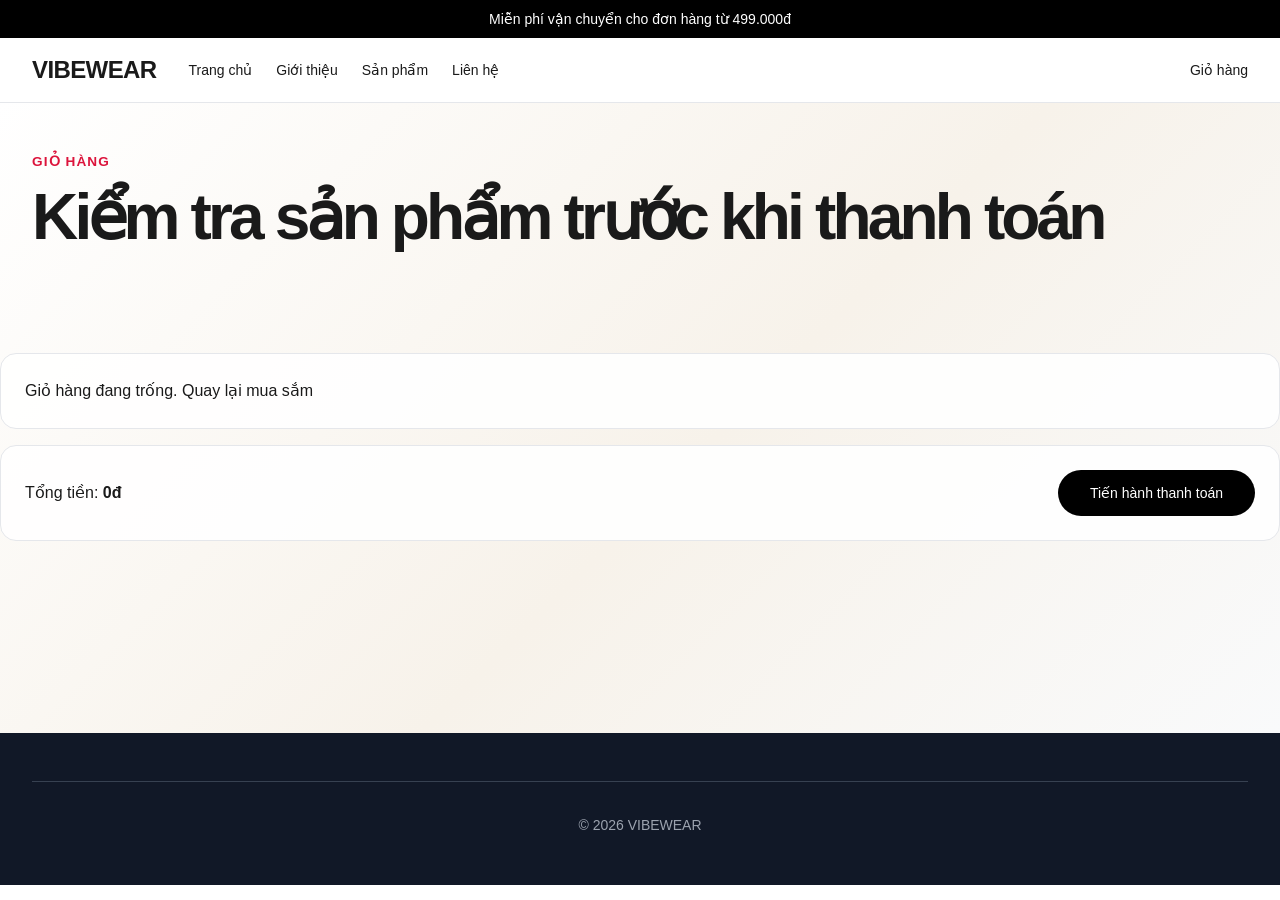
<file: gio-hang.html>
<!doctype html>
<html lang="vi">
  <head>
    <meta charset="UTF-8" />
    <meta name="viewport" content="width=device-width, initial-scale=1.0" />
    <title>Giỏ hàng của bạn - VIBEWEAR</title>
    <link rel="stylesheet" href="css/co-ban.css" />
    <link rel="stylesheet" href="css/thanh-phan.css" />
    <link rel="stylesheet" href="css/trang-phu.css" />
  </head>
  <body>
    <div class="announcement-bar">
      Miễn phí vận chuyển cho đơn hàng từ 499.000đ
    </div>
    <header class="header">
      <div class="container">
        <div class="header-content">
          <div class="header-left">
            <a href="trang-chu.html" class="logo">VIBEWEAR</a>
            <nav class="nav-desktop detail-nav">
              <a href="trang-chu.html" class="nav-link">Trang chủ</a>
              <a href="gioi-thieu.html" class="nav-link">Giới thiệu</a>
              <a href="trang-chu.html#products" class="nav-link">Sản phẩm</a>
              <a href="lien-he.html" class="nav-link">Liên hệ</a>
            </nav>
          </div>
          <div class="header-right">
            <a href="gio-hang.html" class="nav-link">Giỏ hàng</a>
          </div>
        </div>
      </div>
    </header>
    <main class="store-page">
      <section class="store-hero compact">
        <div class="container">
          <p class="store-label">Giỏ hàng</p>
          <h1>Kiểm tra sản phẩm trước khi thanh toán</h1>
        </div>
      </section>
      <section class="container store-section">
        <div id="cartPageItems" class="cart-page-list"></div>
        <div class="cart-page-summary">
          <p>Tổng tiền: <strong id="cartPageTotal">0</strong></p>
          <a class="btn store-dark-btn" href="thanh-toan.html"
            >Tiến hành thanh toán</a
          >
        </div>
      </section>
    </main>
    <footer class="footer">
      <div class="container">
        <div class="footer-bottom">
          <p>&copy; 2026 VIBEWEAR</p>
        </div>
      </div>
    </footer>
    <script src="xu-ly-trang-phu.js"></script>
  </body>
</html>
</file>
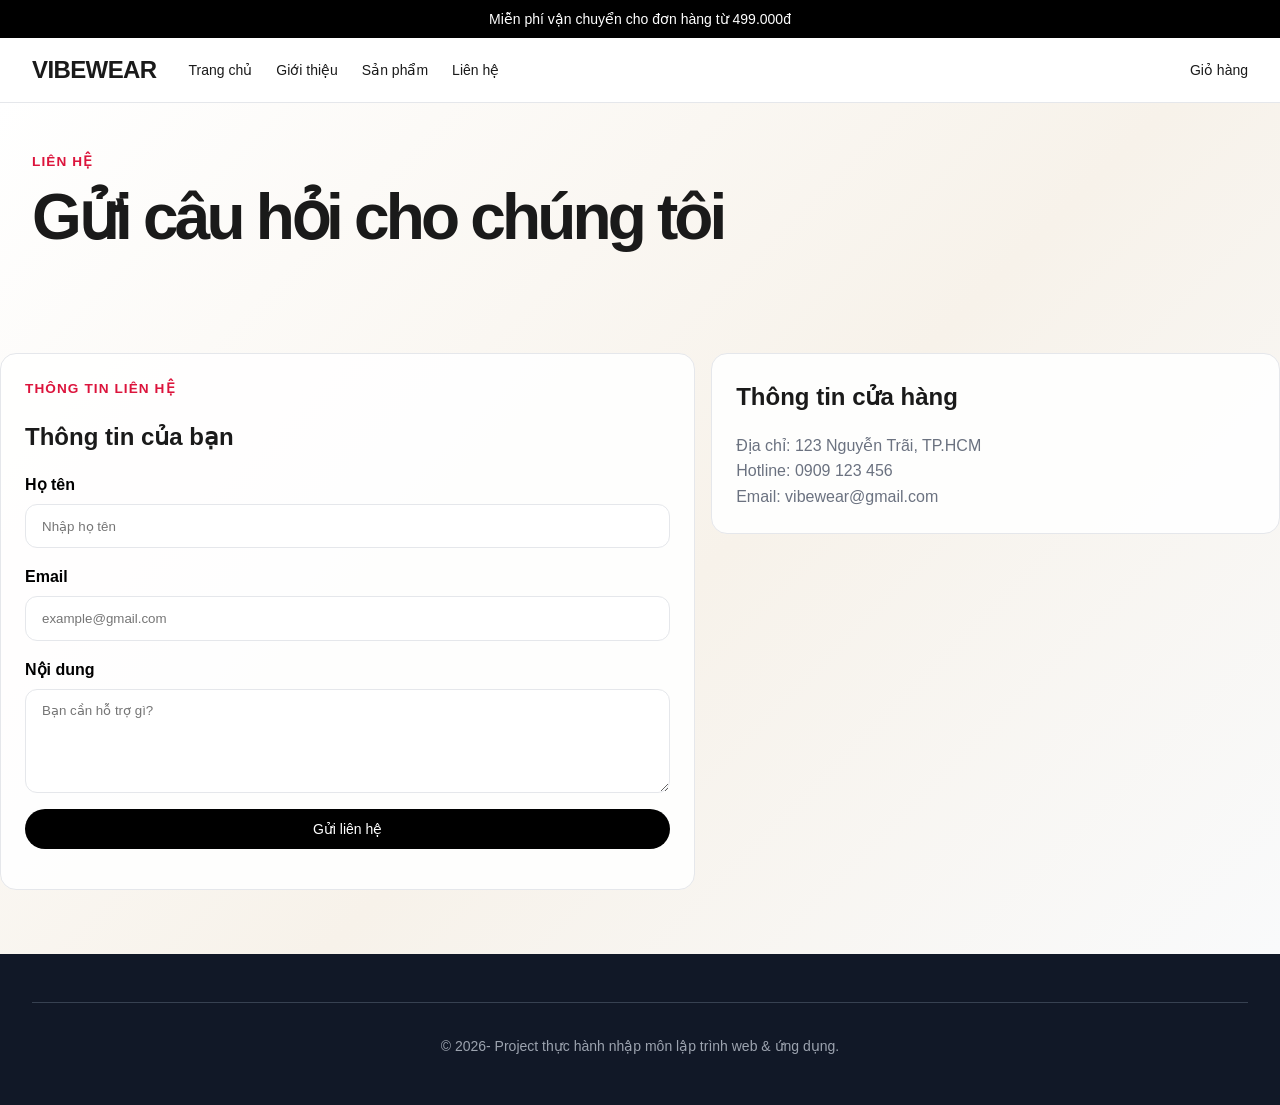
<file: lien-he.html>
<!doctype html>
<html lang="vi">
  <head>
    <meta charset="UTF-8" />
    <meta name="viewport" content="width=device-width, initial-scale=1.0" />
    <title>Liên hệ VIBEWEAR - Hỗ trợ khách hàng</title>
    <link rel="stylesheet" href="css/co-ban.css" />
    <link rel="stylesheet" href="css/thanh-phan.css" />
    <link rel="stylesheet" href="css/trang-phu.css" />
  </head>
  <body>
    <div class="announcement-bar">
      Miễn phí vận chuyển cho đơn hàng từ 499.000đ
    </div>
    <header class="header">
      <div class="container">
        <div class="header-content">
          <div class="header-left">
            <a href="trang-chu.html" class="logo">VIBEWEAR</a>
            <nav class="nav-desktop detail-nav">
              <a href="trang-chu.html" class="nav-link">Trang chủ</a>
              <a href="gioi-thieu.html" class="nav-link">Giới thiệu</a>
              <a href="trang-chu.html#products" class="nav-link">Sản phẩm</a>
              <a href="lien-he.html" class="nav-link">Liên hệ</a>
            </nav>
          </div>
          <div class="header-right">
            <a href="gio-hang.html" class="nav-link">Giỏ hàng</a>
          </div>
        </div>
      </div>
    </header>
    <main class="store-page">
      <section class="store-hero compact">
        <div class="container">
          <p class="store-label">Liên hệ</p>
          <h1>Gửi câu hỏi cho chúng tôi</h1>
        </div>
      </section>

      <section class="container store-section contact-layout">
        <form class="store-form contact-form-card" id="contactForm">
          <div class="form-heading">
            <p class="store-label">Thông tin liên hệ</p>
            <h2>Thông tin của bạn</h2>
          </div>

          <label class="form-field" for="contactName">
            <span>Họ tên</span>
            <input type="text" id="contactName" placeholder="Nhập họ tên" />
          </label>

          <label class="form-field" for="contactEmail">
            <span>Email</span>
            <input
              type="email"
              id="contactEmail"
              placeholder="example@gmail.com"
            />
          </label>

          <label class="form-field" for="contactMessage">
            <span>Nội dung</span>
            <textarea
              id="contactMessage"
              rows="5"
              placeholder="Bạn cần hỗ trợ gì?"
            ></textarea>
          </label>

          <button class="btn store-dark-btn" type="submit">Gửi liên hệ</button>
          <p class="form-message" id="contactMessageResult"></p>
        </form>

        <div class="store-card contact-info-card">
          <h2>Thông tin cửa hàng</h2>
          <p>Địa chỉ: 123 Nguyễn Trãi, TP.HCM</p>
          <p>Hotline: 0909 123 456</p>
          <p>Email: vibewear@gmail.com</p>
        </div>
      </section>
    </main>
    <footer class="footer">
      <div class="container">
        <div class="footer-bottom">
          <p>
            &copy; 2026- Project thực hành nhập môn lập trình web & ứng dụng.
          </p>
        </div>
      </div>
    </footer>
    <script src="xu-ly-trang-phu.js"></script>
  </body>
</html>
</file>
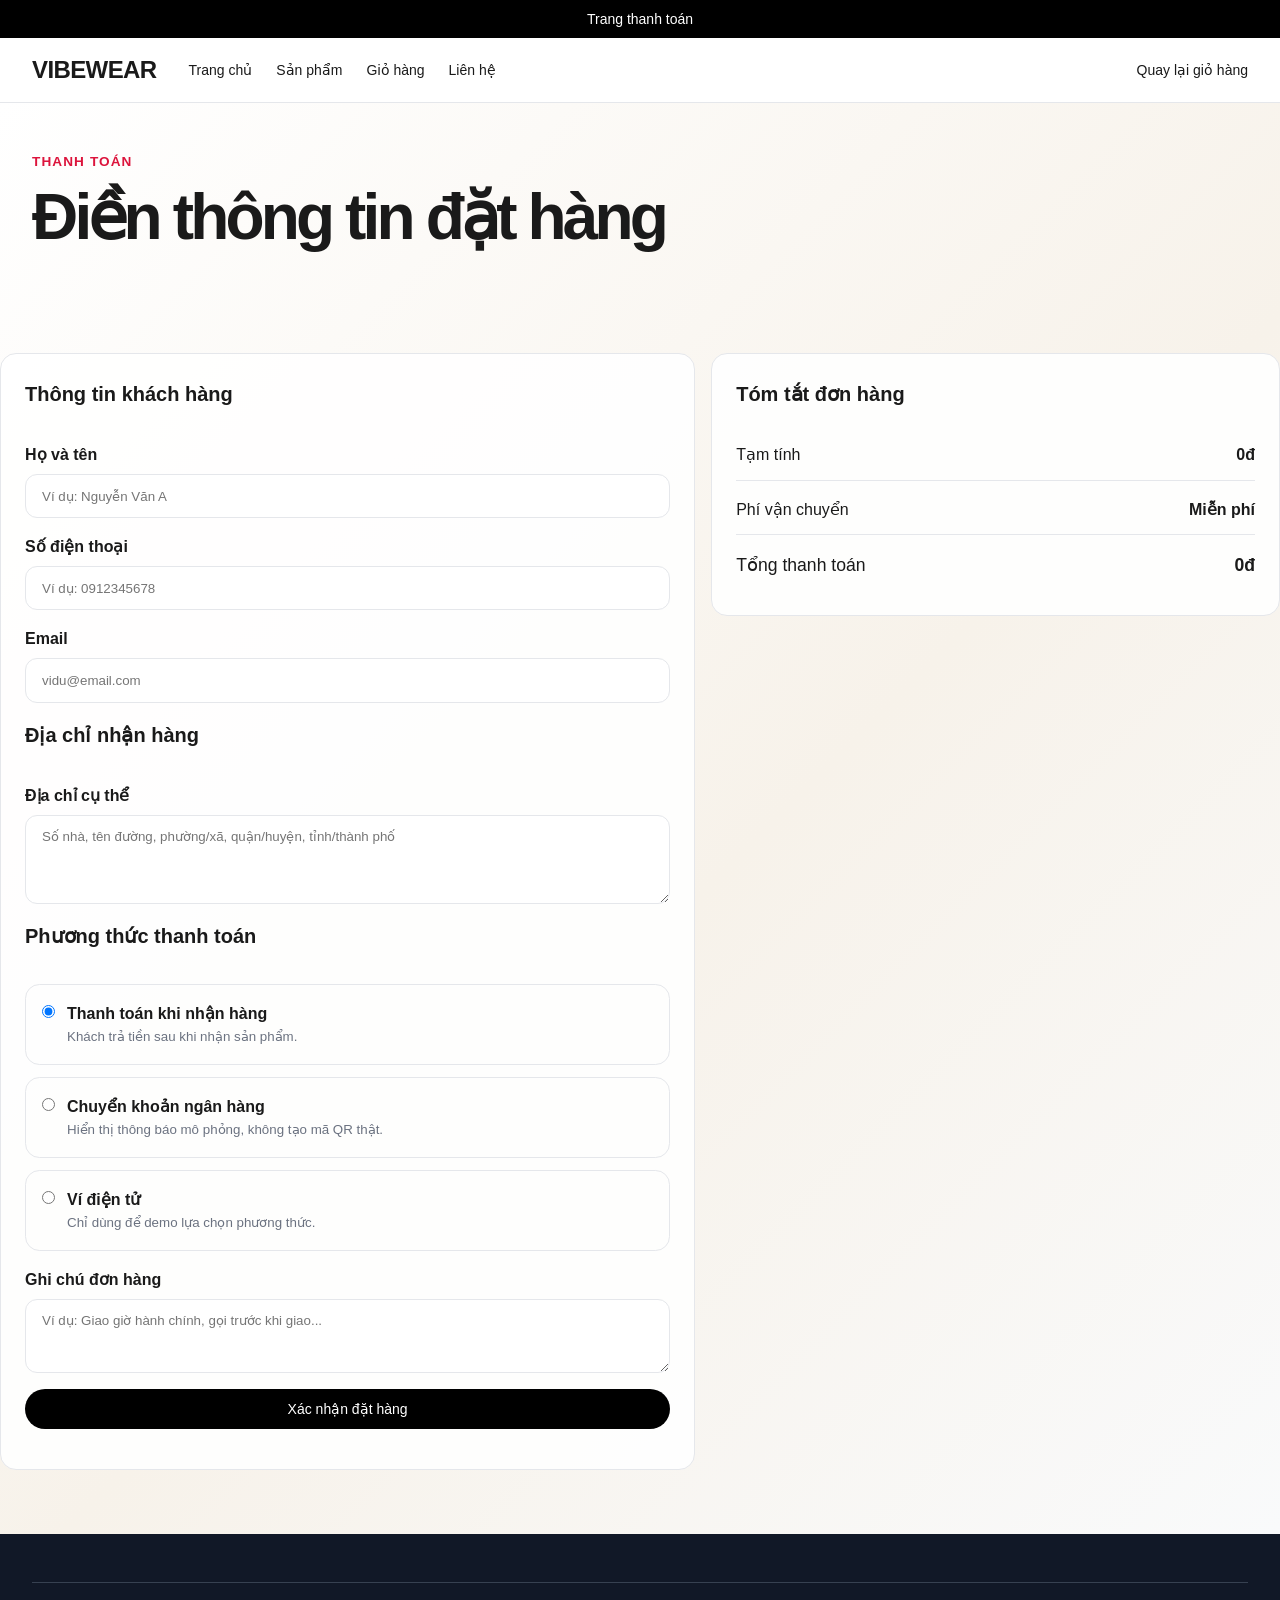
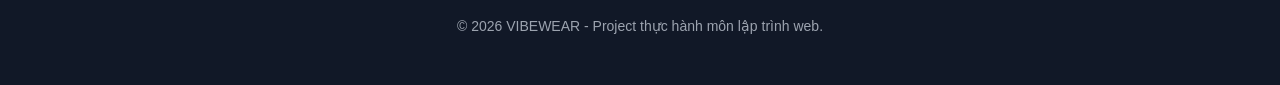
<file: thanh-toan.html>
<!doctype html>
<html lang="vi">
  <head>
    <meta charset="UTF-8" />
    <meta name="viewport" content="width=device-width, initial-scale=1.0" />
    <title>Thanh toán giả - VIBEWEAR</title>
    <link rel="stylesheet" href="css/co-ban.css" />
    <link rel="stylesheet" href="css/thanh-phan.css" />
    <link rel="stylesheet" href="css/trang-phu.css" />
  </head>
  <body>
    <div class="announcement-bar">Trang thanh toán</div>
    <header class="header">
      <div class="container">
        <div class="header-content">
          <div class="header-left">
            <a href="trang-chu.html" class="logo">VIBEWEAR</a>
            <nav class="nav-desktop detail-nav">
              <a href="trang-chu.html" class="nav-link">Trang chủ</a
              ><a href="trang-chu.html#products" class="nav-link">Sản phẩm</a
              ><a href="gio-hang.html" class="nav-link">Giỏ hàng</a
              ><a href="lien-he.html" class="nav-link">Liên hệ</a>
            </nav>
          </div>
          <div class="header-right">
            <a href="gio-hang.html" class="nav-link">Quay lại giỏ hàng</a>
          </div>
        </div>
      </div>
    </header>
    <main class="store-page">
      <section class="store-hero compact">
        <div class="container">
          <p class="store-label">Thanh toán</p>
          <h1>Điền thông tin đặt hàng</h1>
        </div>
      </section>
      <section class="container store-section checkout-layout">
        <form class="store-form checkout-form" id="checkoutForm">
          <div class="form-block">
            <h2>Thông tin khách hàng</h2>
            <label for="checkoutName"
              >Họ và tên<input
                type="text"
                id="checkoutName"
                placeholder="Ví dụ: Nguyễn Văn A" /></label
            ><label for="checkoutPhone"
              >Số điện thoại<input
                type="tel"
                id="checkoutPhone"
                placeholder="Ví dụ: 0912345678" /></label
            ><label for="checkoutEmail"
              >Email<input
                type="email"
                id="checkoutEmail"
                placeholder="vidu@email.com"
            /></label>
          </div>
          <div class="form-block">
            <h2>Địa chỉ nhận hàng</h2>
            <label for="checkoutAddress"
              >Địa chỉ cụ thể<textarea
                id="checkoutAddress"
                rows="4"
                placeholder="Số nhà, tên đường, phường/xã, quận/huyện, tỉnh/thành phố"
              ></textarea>
            </label>
          </div>
          <div class="form-block">
            <h2>Phương thức thanh toán</h2>
            <div class="payment-options">
              <label class="payment-option"
                ><input
                  type="radio"
                  name="paymentMethod"
                  value="Thanh toán khi nhận hàng"
                  checked
                /><span
                  ><strong>Thanh toán khi nhận hàng</strong
                  ><small>Khách trả tiền sau khi nhận sản phẩm.</small></span
                ></label
              ><label class="payment-option"
                ><input
                  type="radio"
                  name="paymentMethod"
                  value="Chuyển khoản ngân hàng"
                /><span
                  ><strong>Chuyển khoản ngân hàng</strong
                  ><small
                    >Hiển thị thông báo mô phỏng, không tạo mã QR thật.</small
                  ></span
                ></label
              ><label class="payment-option"
                ><input
                  type="radio"
                  name="paymentMethod"
                  value="Ví điện tử"
                /><span
                  ><strong>Ví điện tử</strong
                  ><small>Chỉ dùng để demo lựa chọn phương thức.</small></span
                ></label
              >
            </div>
          </div>
          <label for="checkoutNote"
            >Ghi chú đơn hàng<textarea
              id="checkoutNote"
              rows="3"
              placeholder="Ví dụ: Giao giờ hành chính, gọi trước khi giao..."
            ></textarea></label
          ><button class="btn store-dark-btn" type="submit">
            Xác nhận đặt hàng
          </button>
          <p class="form-message" id="checkoutResult"></p>
        </form>
        <aside class="store-card checkout-summary">
          <h2>Tóm tắt đơn hàng</h2>
          <div class="summary-line">
            <span>Tạm tính</span><strong id="checkoutSubtotal">0</strong>
          </div>
          <div class="summary-line">
            <span>Phí vận chuyển</span
            ><strong id="checkoutShipping">30.000</strong>
          </div>
          <div class="summary-line total">
            <span>Tổng thanh toán</span
            ><strong id="checkoutTotal">30.000</strong>
          </div>
        </aside>
      </section>
    </main>
    <footer class="footer">
      <div class="container">
        <div class="footer-bottom">
          <p>&copy; 2026 VIBEWEAR - Project thực hành môn lập trình web.</p>
        </div>
      </div>
    </footer>
    <script src="xu-ly-trang-phu.js"></script>
  </body>
</html>
</file>
<file: css/co-ban.css>
* {
    margin: 0;
    padding: 0;
    box-sizing: border-box;
}

:root {
    --color-primary: #000000;
    --color-secondary: #FFFFFF;
    --color-accent: #DC143C;
    --color-text: #1a1a1a;
    --color-text-light: #6b7280;
    --color-border: #e5e7eb;
    --color-bg: #ffffff;
    --color-bg-light: #f9fafb;
    --color-bg-dark: #111827;
    --spacing-xs: 8px;
    --spacing-sm: 16px;
    --spacing-md: 24px;
    --spacing-lg: 32px;
    --spacing-xl: 48px;
    --spacing-2xl: 64px;
    --border-radius: 4px;
    --transition: all 0.3s ease;
    --font-sans: "HelveticaNeue-Light", "Helvetica Neue Light", "Helvetica Neue", 
  Helvetica, Arial, "Lucida Grande", sans-serif;
}

body {
    font-family: var(--font-sans);
    line-height: 1.6;
    color: var(--color-text);
    background-color: var(--color-bg);
}

img {
    max-width: 100%;
    display: block;
}

a {
    text-decoration: none;
    color: inherit;
}

button {
    border: none;
    background: none;
    cursor: pointer;
    font-family: inherit;
}

ul {
    list-style: none;
}

/* Container */
.container {
    max-width: 1280px;
    margin: 0 auto;
    padding: 0 16px;
}

@media (min-width: 640px) {
    .container {
        padding: 0 24px;
    }
}

@media (min-width: 1024px) {
    .container {
        padding: 0 32px;
    }
}


html {
    scroll-behavior: smooth;
}
</file>
<file: css/thanh-phan.css>
/* icon */
.icon {
    width: 20px;
    height: 20px;
}

.trust-icon {
    width: 48px;
    height: 48px;
}

/* btn */
.btn {
    padding: 12px 32px;
    font-size: 14px;
    font-weight: 500;
    transition: var(--transition);
    cursor: pointer;
    border: none;
    outline: none;
}

.btn-primary {
    background-color: var(--color-secondary);
    color: var(--color-primary);
}

.btn-primary:hover {
    background-color: #f3f4f6;
}

.btn-secondary {
    background-color: transparent;
    color: var(--color-secondary);
    border: 2px solid var(--color-secondary);
}

.btn-secondary:hover {
    background-color: rgba(255, 255, 255, 0.1);
}

.btn-light {
    background-color: var(--color-secondary);
    color: var(--color-primary);
}

.btn-light:hover {
    background-color: #f3f4f6;
}

.btn-full {
    width: 100%;
}

.icon-btn {
    position: relative;
    padding: 8px;
    transition: var(--transition);
}

.icon-btn:hover {
    color: #6b7280;
}

/* banner top */
.announcement-bar {
    background-color: var(--color-primary);
    color: var(--color-secondary);
    text-align: center;
    padding: 8px;
    font-size: 14px;
}

/* head */
.header {
    position: sticky;
    top: 0;
    z-index: 50;
    background-color: var(--color-bg);
    border-bottom: 1px solid var(--color-border);
}

.header-content {
    display: flex;
    align-items: center;
    justify-content: space-between;
    height: 64px;
}

.header-left {
    display: flex;
    align-items: center;
    gap: 32px;
}

.mobile-menu-btn {
    display: block;
}

@media (min-width: 1024px) {
    .mobile-menu-btn {
        display: none;
    }
}

.logo {
    font-size: 24px;
    font-weight: 700;
    letter-spacing: -0.025em;
}

.nav-desktop {
    display: none;
    gap: 24px;
}

@media (min-width: 1024px) {
    .nav-desktop {
        display: flex;
    }
}

.nav-link {
    font-size: 14px;
    transition: var(--transition);
}

.nav-link:hover {
    color: #6b7280;
}

.header-right {
    display: flex;
    align-items: center;
    gap: 16px;
}

.search-box {
    display: none;
    align-items: center;
    gap: 8px;
    border: 1px solid var(--color-border);
    border-radius: 9999px;
    padding: 8px 16px;
}

@media (min-width: 768px) {
    .search-box {
        display: flex;
    }
}

.search-input {
    outline: none;
    border: none;
    font-size: 14px;
    width: 128px;
}

@media (min-width: 1024px) {
    .search-input {
        width: 192px;
    }
}

.cart-btn {
    position: relative;
}

.cart-count {
    position: absolute;
    top: -0.80px;
    right: -0.80px;
    background-color: var(--color-primary);
    color: var(--color-secondary);
    font-size: 12px;
    width: 20px;
    height: 20px;
    display: flex;
    align-items: center;
    justify-content: center;
    border-radius: 9999px;
}

.nav-mobile {
    display: none;
    flex-direction: column;
    gap: 16px;
    border-top: 1px solid var(--color-border);
    padding: 16px 0;
}

.nav-mobile.active {
    display: flex;
}

@media (min-width: 1024px) {
    .nav-mobile {
        display: none !important;
    }
}

/* Footer */
.footer {
    background-color: var(--color-bg-dark);
    color: var(--color-secondary);
    padding: 48px 0;
}

.footer-grid {
    display: grid;
    gap: 32px;
    margin-bottom: 32px;
}

@media (min-width: 768px) {
    .footer-grid {
        grid-template-columns: repeat(4, 1fr);
    }
}

.footer-title {
    font-size: 20px;
    margin-bottom: 16px;
}

.footer-text {
    color: #9ca3af;
    font-size: 14px;
}

.footer-heading {
    margin-bottom: 16px;
}

.footer-links {
    display: flex;
    flex-direction: column;
    gap: 8px;
}

.footer-links a {
    font-size: 14px;
    color: #9ca3af;
    transition: var(--transition);
}

.footer-links a:hover {
    color: var(--color-secondary);
}

.social-links {
    display: flex;
    gap: 16px;
}

.social-link {
    transition: var(--transition);
}

.social-link svg {
    width: 24px;
    height: 24px;
}

.social-link:hover {
    color: #d1d5db;
}

.footer-bottom {
    border-top: 1px solid #374151;
    padding-top: 32px;
    text-align: center;
}

.footer-bottom p {
    font-size: 14px;
    color: #9ca3af;
}

/* Modal */
.modal {
    position: fixed;
    inset: 0;
    z-index: 100;
    display: none;
    align-items: center;
    justify-content: center;
    padding: 16px;
}

.modal.active {
    display: flex;
}

.modal-overlay {
    position: absolute;
    inset: 0;
    background-color: rgba(0, 0, 0, 0.5);
}

.modal-content {
    position: relative;
    background-color: var(--color-bg);
    max-width: 896px;
    width: 100%;
    border-radius: 8px;
    overflow: hidden;
}

.modal-close {
    position: absolute;
    top: 16px;
    right: 16px;
    z-index: 10;
    background-color: var(--color-bg);
    border-radius: 9999px;
    padding: 8px;
    transition: var(--transition);
}

.modal-close:hover {
    background-color: #f3f4f6;
}

.modal-body {
    display: grid;
    gap: 32px;
    padding: 32px;
}

@media (min-width: 768px) {
    .modal-body {
        grid-template-columns: repeat(2, 1fr);
    }
}

.modal-image {
    width: 100%;
    aspect-ratio: 1;
    object-fit: cover;
}

.modal-info {
    display: flex;
    flex-direction: column;
}

.modal-category {
    font-size: 14px;
    color: var(--color-text-light);
    margin-bottom: 8px;
}

.modal-title {
    font-size: 24px;
    margin-bottom: 16px;
}

.modal-rating {
    display: flex;
    align-items: center;
    gap: 8px;
    margin-bottom: 16px;
}

.modal-rating .star {
    width: 16px;
    height: 16px;
}

.modal-price {
    display: flex;
    align-items: center;
    gap: 12px;
    margin-bottom: 24px;
}

.modal-price-original {
    font-size: 20px;
    color: var(--color-text-light);
    text-decoration: line-through;
}

.modal-price-current {
    font-size: 24px;
}

.modal-section {
    margin-bottom: 24px;
}

.modal-section-title {
    font-size: 14px;
    margin-bottom: 8px;
}

.modal-colors {
    display: flex;
    gap: 8px;
}

.modal-color {
    width: 32px;
    height: 32px;
    border-radius: 9999px;
    border: 2px solid var(--color-border);
    cursor: pointer;
    transition: var(--transition);
}

.modal-color:hover {
    border-color: var(--color-primary);
}

.modal-sizes {
    display: flex;
    gap: 8px;
}

.modal-size {
    border: 1px solid var(--color-border);
    padding: 8px 16px;
    cursor: pointer;
    transition: var(--transition);
}

.modal-size:hover {
    border-color: var(--color-primary);
    background-color: var(--color-primary);
    color: var(--color-secondary);
}
</file>
<file: css/trang-phu.css>
/* Store pages */
.store-page {
    background: linear-gradient(135deg, #ffffff 0%, #f7f2ea 55%, #f9fafb 100%);
    min-height: 70vh;
}

.store-hero {
    padding: 64px 0;
}

.store-hero.compact {
    padding: 48px 0;
}

.store-hero-grid {
    display: grid;
    gap: 32px;
    align-items: center;
}

@media (min-width: 850px) {
    .store-hero-grid {
        grid-template-columns: 1fr 0.85fr;
    }
}

.store-hero h1 {
    font-size: clamp(32px, 5vw, 72px);
    line-height: 1;
    letter-spacing: -0.06em;
    margin-bottom: 16px;
}

.store-hero p {
    color: var(--color-text-light);
    max-width: 672px;
}

.store-hero img {
    width: 100%;
    border-radius: 20px;
    object-fit: cover;
    box-shadow: 0 18px 45px rgba(17, 24, 39, 0.12);
}

.store-label {
    color: var(--color-accent) !important;
    font-size: 13.6px;
    font-weight: 700;
    letter-spacing: 0.08em;
    text-transform: uppercase;
    margin-bottom: 12px;
}

.store-section {
    padding: 40px 0 64px;
}

.store-section h2 {
    margin-bottom: 16px;
}

.store-card-grid,
.contact-layout,
.checkout-layout {
    display: grid;
    gap: 16px;
}

@media (min-width: 768px) {
    .store-card-grid {
        grid-template-columns: repeat(3, 1fr);
    }

    .contact-layout,
    .checkout-layout {
        grid-template-columns: 1.1fr 0.9fr;
    }
}

.store-card,
.store-form,
.cart-page-summary,
.cart-page-item {
    background-color: rgba(255, 255, 255, 0.9);
    border: 1px solid var(--color-border);
    border-radius: 16px;
    padding: 24px;
}

.store-card p,
.cart-page-item p {
    color: var(--color-text-light);
}

.store-form {
    display: grid;
    gap: 16px;
}

.contact-form-card {
    min-height: 420px;
}

.form-heading {
    display: grid;
    gap: 6px;
}

.form-heading h2 {
    margin-bottom: 0;
}

.form-field span {
    color: var(--color-primary);
}

.contact-info-card {
    align-self: start;
}

.form-block {
    display: grid;
    gap: 16px;
}

.form-block h2,
.checkout-summary h2 {
    font-size: 20px;
}

.store-form label {
    display: grid;
    gap: 6.4px;
    font-weight: 600;
}

.store-form input,
.store-form textarea,
.store-form select {
    width: 100%;
    border: 1px solid var(--color-border);
    border-radius: 12px;
    padding: 13.6px 16px;
    font-family: inherit;
}

.store-dark-btn {
    display: inline-flex;
    justify-content: center;
    background-color: var(--color-primary);
    color: var(--color-secondary);
    border-radius: 9999px;
}

.store-dark-btn:hover {
    background-color: #374151;
}

.payment-options {
    display: grid;
    gap: 12px;
}

.payment-option {
    align-items: start;
    border: 1px solid var(--color-border);
    border-radius: 14.4px;
    display: grid !important;
    gap: 12px !important;
    grid-template-columns: auto 1fr;
    padding: 16px;
}

.payment-option input {
    margin-top: 4px;
    width: auto;
}

.payment-option small,
.checkout-note {
    color: var(--color-text-light);
    display: block;
    font-weight: 400;
}

.checkout-summary {
    align-self: start;
    display: grid;
    gap: 16px;
}

.summary-line {
    border-bottom: 1px solid var(--color-border);
    display: flex;
    justify-content: space-between;
    padding-bottom: 12px;
}

.summary-line.total {
    border-bottom: 0;
    font-size: 17.6px;
}

.cart-page-list {
    display: grid;
    gap: 16px;
}

.cart-page-item {
    display: grid;
    grid-template-columns: 80px 1fr auto;
    gap: 16px;
    align-items: center;
}

.cart-page-item img {
    width: 80px;
    height: 80px;
    object-fit: cover;
    border-radius: 12px;
}

.cart-page-item button {
    color: #dc2626;
    font-weight: 600;
}

.cart-page-summary {
    display: flex;
    flex-wrap: wrap;
    justify-content: space-between;
    gap: 16px;
    align-items: center;
    margin-top: 16px;
}

.form-message.success {
    color: #15803d;
}

.form-message.error {
    color: #dc2626;
}
</file>
